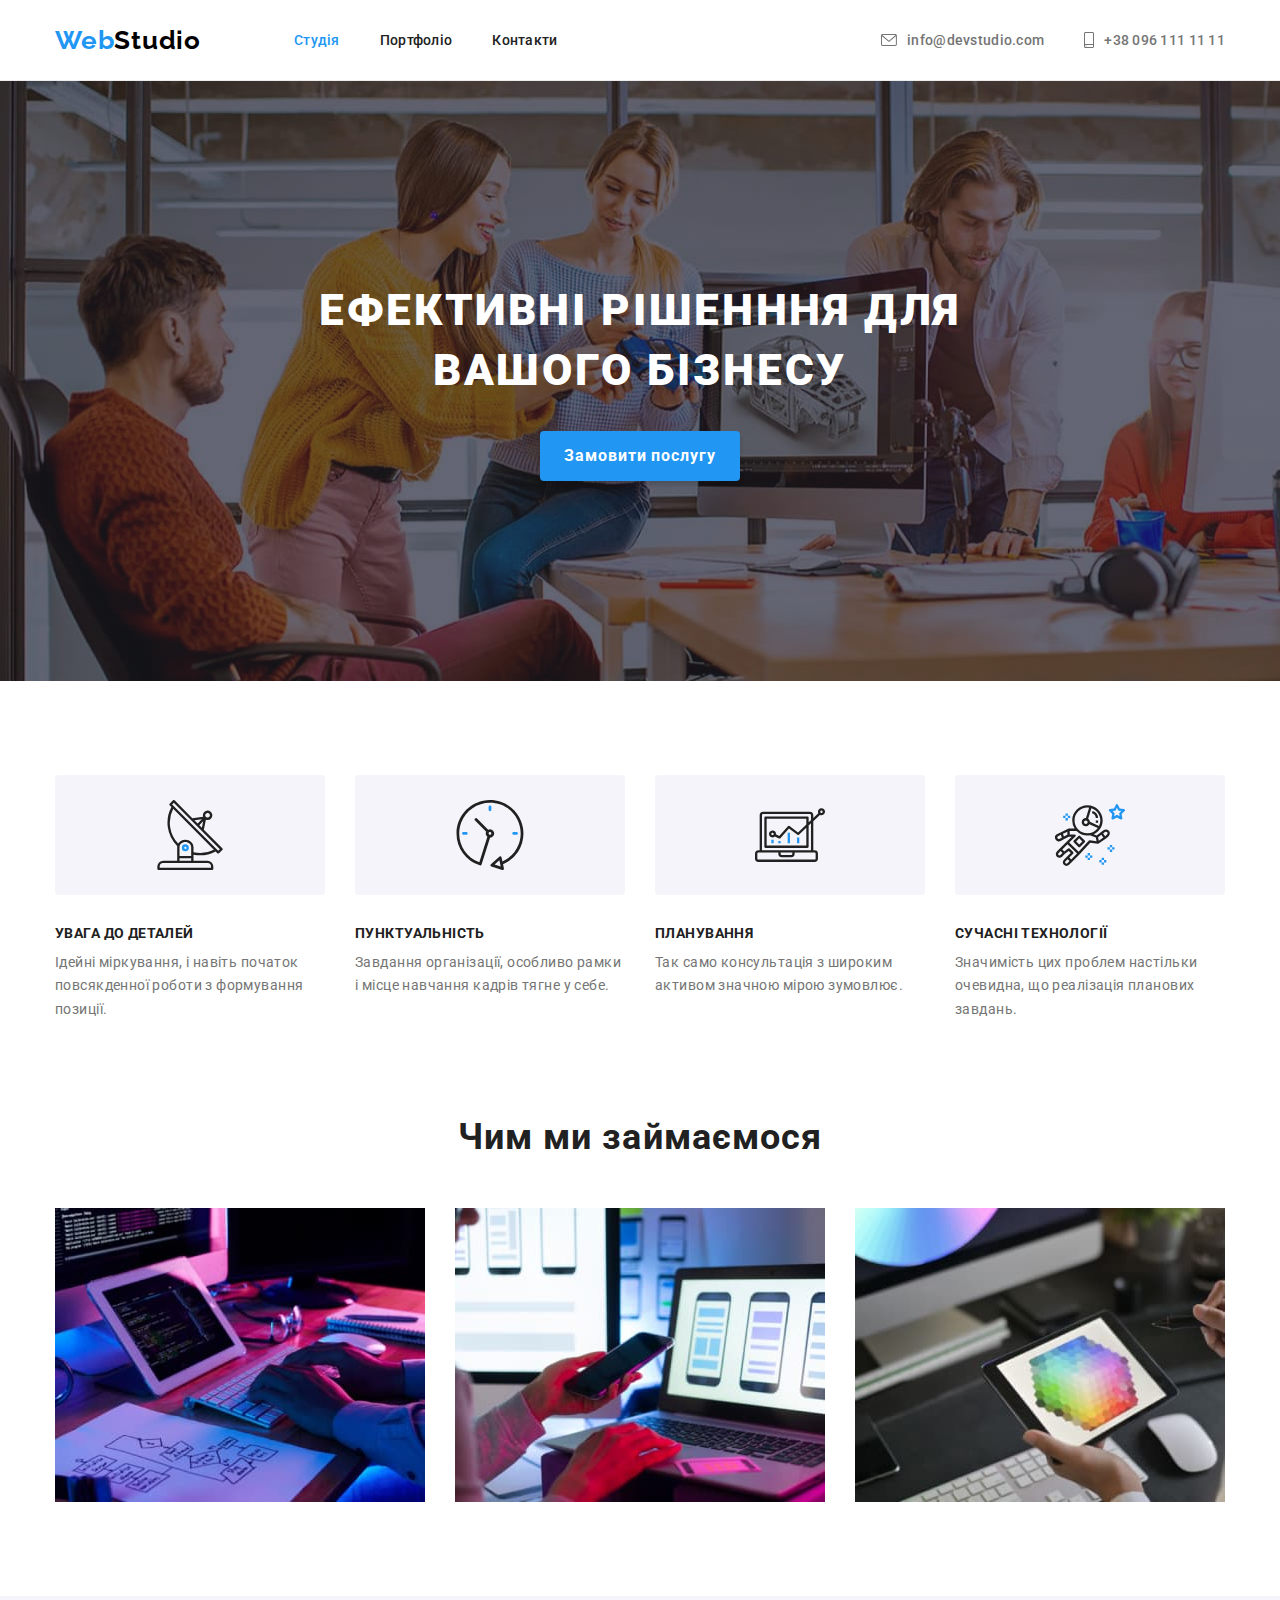
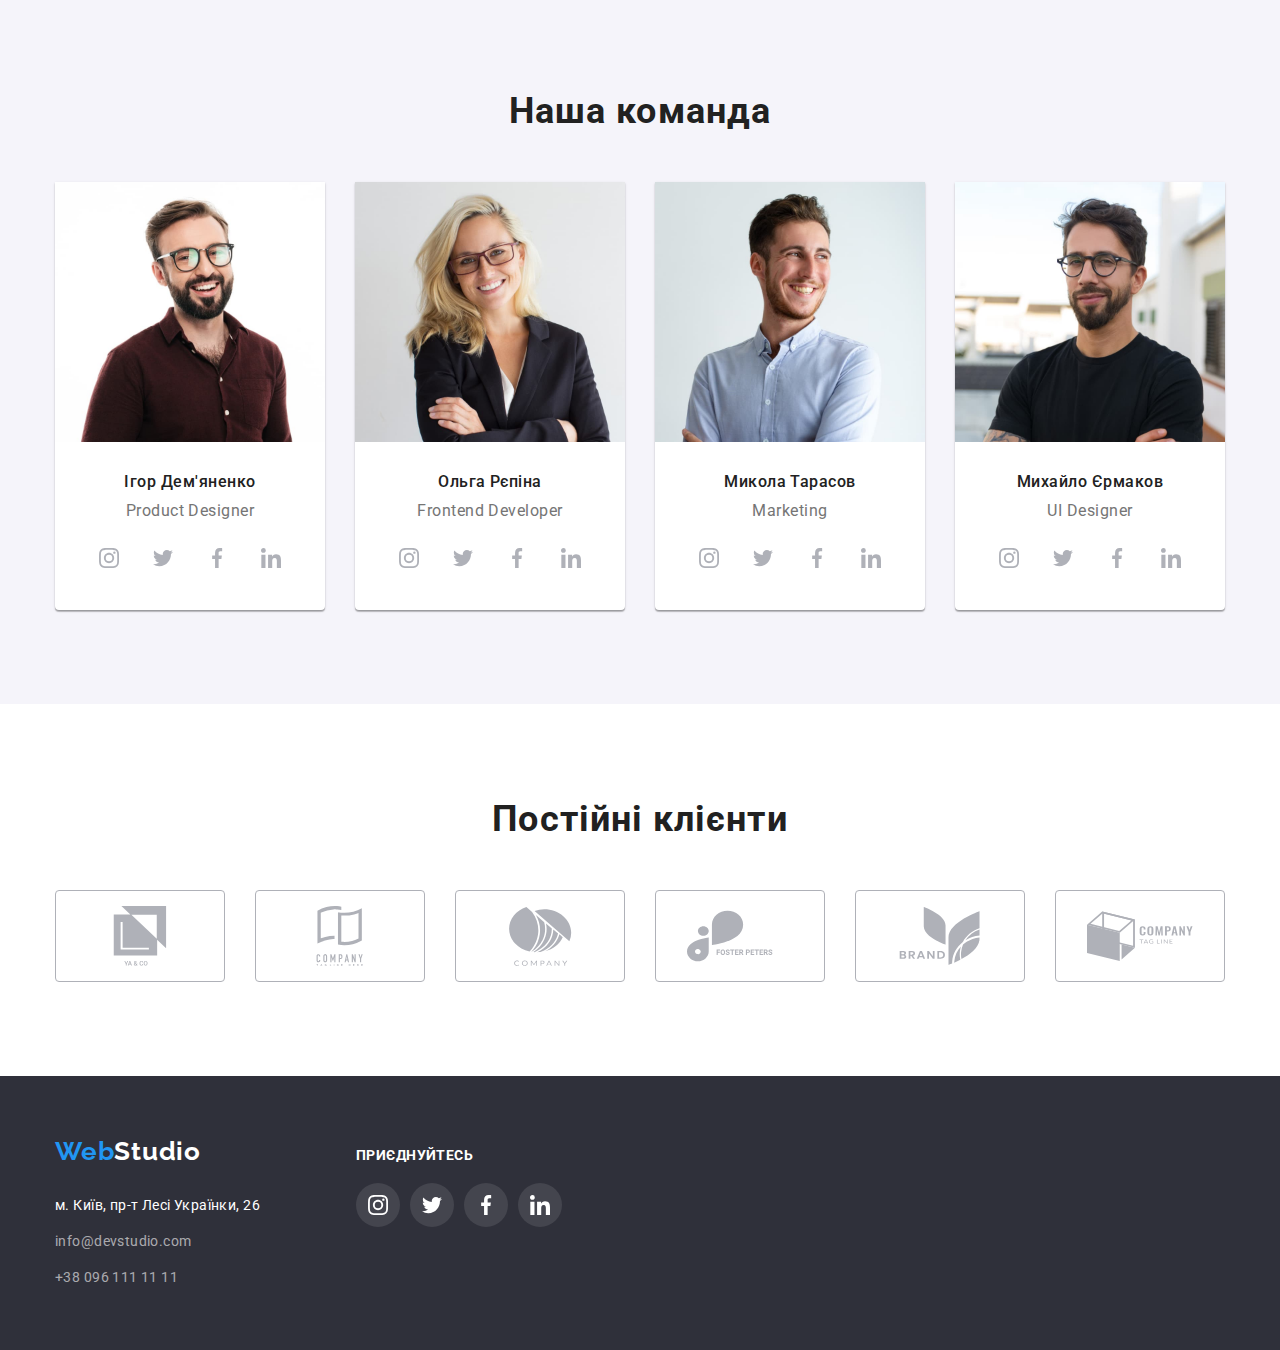
<file: index.html>
<!DOCTYPE html>
<html lang="uk">
  <head>
    <meta charset="UTF-8" />
    <meta name="viewport" content="width=device-width, initial-scale=1.0" />
    <link rel="preconnect" href="https://fonts.googleapis.com" />
    <link rel="preconnect" href="https://fonts.gstatic.com" crossorigin />
    <link
      href="https://fonts.googleapis.com/css2?family=Raleway:wght@700&display=swap"
      rel="stylesheet"
    />
    <link
      href="https://fonts.googleapis.com/css2?family=Raleway:wght@700&family=Roboto:wght@400;500;700;900&display=swap"
      rel="stylesheet"
    />
    <link
      rel="stylesheet"
      href="https://cdnjs.cloudflare.com/ajax/libs/modern-normalize/1.0.0/modern-normalize.min.css"
    />
    <link rel="stylesheet" href="./css/styles.css" />
    <title>WebStudio</title>
  </head>
  <body>
    <header class="header">
      <div class="container flex">
        <nav class="flex">
          <a class="link logo" href="./index.html"
            >Web<span class="header-accent">Studio</span></a
          >
          <ul class="flex">
            <li class="item">
              <a class="link header-link current" href="./index.html">Студія</a>
            </li>
            <li class="item">
              <a class="link header-link" href="./portfolio.html">Портфоліо</a>
            </li>
            <li class="item">
              <a class="link header-link" href="#">Контакти</a>
            </li>
          </ul>
        </nav>
        <ul class="flex">
          <li class="item flex">
            <a class="link contacts-link" href="mailto:info@devstudio.com">
              <svg class="header-icon" width="16" height="12">
                <use href="./images/icons.svg#icon-envelope"></use>
              </svg>
              info@devstudio.com
            </a>
          </li>
          <li class="item">
            <a class="link contacts-link" href="tel:+380961111111">
              <svg class="header-icon" width="10" height="16">
                <use href="./images/icons.svg#icon-smartphone"></use>
              </svg>
              +38 096 111 11 11
            </a>
          </li>
        </ul>
      </div>
    </header>
    <main>
      <section class="section hero-section">
        <div class="container">
          <h1 class="hero-title">Ефективні рішенння для вашого бізнесу</h1>
          <button class="button" type="button">Замовити послугу</button>
        </div>
      </section>
      <section class="section">
        <div class="container">
          <h2 class="visually-hidden">Наші переваги</h2>
          <ul class="adv-ul">
            <li>
              <div class="adv-svg-thumb">
                <svg class="adv-svg">
                  <use href="./images/icons.svg#icon-antenna"></use>
                </svg>
              </div>
              <h3 class="advantage-title">Увага до деталей</h3>
              <p class="advantage-text">
                Ідейні міркування, і навіть початок повсякденної роботи з
                формування позиції.
              </p>
            </li>
            <li>
              <div class="adv-svg-thumb">
                <svg class="adv-svg">
                  <use href="./images/icons.svg#icon-clock"></use>
                </svg>
              </div>
              <h3 class="advantage-title">Пунктуальність</h3>
              <p class="advantage-text">
                Завдання організації, особливо рамки і місце навчання кадрів
                тягне у себе.
              </p>
            </li>
            <li>
              <div class="adv-svg-thumb">
                <svg class="adv-svg">
                  <use href="./images/icons.svg#icon-diagram"></use>
                </svg>
              </div>
              <h3 class="advantage-title">Планування</h3>
              <p class="advantage-text">
                Так само консультація з широким активом значною мірою зумовлює.
              </p>
            </li>
            <li>
              <div class="adv-svg-thumb">
                <svg class="adv-svg">
                  <use href="./images/icons.svg#icon-astronaut"></use>
                </svg>
              </div>
              <h3 class="advantage-title">Сучасні технології</h3>
              <p class="advantage-text">
                Значимість цих проблем настільки очевидна, що реалізація
                планових завдань.
              </p>
            </li>
          </ul>
        </div>
      </section>
      <section class="section">
        <div class="container">
          <h2 class="tasks-title">Чим ми займаємося</h2>
          <ul class="tasks-ul">
            <li>
              <img src="./images/coding.jpg" alt="Кодування" width="370" />
            </li>
            <li>
              <img src="./images/testing.jpg" alt="Тестувавння" width="370" />
            </li>
            <li>
              <img src="./images/designing.jpg" alt="Дизайн" width="370" />
            </li>
          </ul>
        </div>
      </section>
      <section class="section team-section">
        <div class="container">
          <h2 class="team-title">Наша команда</h2>
          <ul class="team-ul">
            <li class="shadow">
              <img src="./images/igor.jpg" alt="Ігор Дем'яненко" width="270" />
              <div class="team-member-container">
                <h3 class="team-member-name">Ігор Дем'яненко</h3>
                <p class="team-member-pose">Product Designer</p>
                <ul class="socials-list">
                  <li>
                    <a class="team-social-link" href="#">
                      <svg class="svg-social">
                        <use href="./images/icons.svg#icon-instagram"></use>
                      </svg>
                    </a>
                  </li>
                  <li>
                    <a class="team-social-link" href="#">
                      <svg class="svg-social">
                        <use href="./images/icons.svg#icon-twitter"></use>
                      </svg>
                    </a>
                  </li>
                  <li>
                    <a class="team-social-link" href="#">
                      <svg class="svg-social">
                        <use href="./images/icons.svg#icon-facebook"></use>
                      </svg>
                    </a>
                  </li>
                  <li>
                    <a class="team-social-link" href="#">
                      <svg class="svg-social">
                        <use href="./images/icons.svg#icon-linkedin"></use>
                      </svg>
                    </a>
                  </li>
                </ul>
              </div>
            </li>
            <li class="shadow">
              <img src="./images/olga.jpg" alt="Ольга Рєпіна" width="270" />
              <div class="team-member-container">
                <h3 class="team-member-name">Ольга Рєпіна</h3>
                <p class="team-member-pose">Frontend Developer</p>
                <ul class="socials-list">
                  <li>
                    <a class="team-social-link" href="#">
                      <svg class="svg-social">
                        <use href="./images/icons.svg#icon-instagram"></use>
                      </svg>
                    </a>
                  </li>
                  <li>
                    <a class="team-social-link" href="#">
                      <svg class="svg-social">
                        <use href="./images/icons.svg#icon-twitter"></use>
                      </svg>
                    </a>
                  </li>
                  <li>
                    <a class="team-social-link" href="#">
                      <svg class="svg-social">
                        <use href="./images/icons.svg#icon-facebook"></use>
                      </svg>
                    </a>
                  </li>
                  <li>
                    <a class="team-social-link" href="#">
                      <svg class="svg-social">
                        <use href="./images/icons.svg#icon-linkedin"></use>
                      </svg>
                    </a>
                  </li>
                </ul>
              </div>
            </li>
            <li class="shadow">
              <img src="./images/mike.jpg" alt="Микола Тарасов" width="270" />
              <div class="team-member-container">
                <h3 class="team-member-name">Микола Тарасов</h3>
                <p class="team-member-pose">Marketing</p>
                <ul class="socials-list">
                  <li>
                    <a class="team-social-link" href="#">
                      <svg class="svg-social">
                        <use href="./images/icons.svg#icon-instagram"></use>
                      </svg>
                    </a>
                  </li>
                  <li>
                    <a class="team-social-link" href="#">
                      <svg class="svg-social">
                        <use href="./images/icons.svg#icon-twitter"></use>
                      </svg>
                    </a>
                  </li>
                  <li>
                    <a class="team-social-link" href="#">
                      <svg class="svg-social">
                        <use href="./images/icons.svg#icon-facebook"></use>
                      </svg>
                    </a>
                  </li>
                  <li>
                    <a class="team-social-link" href="#">
                      <svg class="svg-social">
                        <use href="./images/icons.svg#icon-linkedin"></use>
                      </svg>
                    </a>
                  </li>
                </ul>
              </div>
            </li>
            <li class="shadow">
              <img
                src="./images/michael.jpg"
                alt="Михайло Єрмаков"
                width="270"
              />
              <div class="team-member-container">
                <h3 class="team-member-name">Михайло Єрмаков</h3>
                <p class="team-member-pose">UI Designer</p>
                <ul class="socials-list">
                  <li>
                    <a class="team-social-link" href="#">
                      <svg class="svg-social">
                        <use href="./images/icons.svg#icon-instagram"></use>
                      </svg>
                    </a>
                  </li>
                  <li>
                    <a class="team-social-link" href="#">
                      <svg class="svg-social">
                        <use href="./images/icons.svg#icon-twitter"></use>
                      </svg>
                    </a>
                  </li>
                  <li>
                    <a class="team-social-link" href="#">
                      <svg class="svg-social">
                        <use href="./images/icons.svg#icon-facebook"></use>
                      </svg>
                    </a>
                  </li>
                  <li>
                    <a class="team-social-link" href="#">
                      <svg class="svg-social">
                        <use href="./images/icons.svg#icon-linkedin"></use>
                      </svg>
                    </a>
                  </li>
                </ul>
              </div>
            </li>
          </ul>
        </div>
      </section>
      <section class="section">
        <div class="container">
          <h2 class="tasks-title">Постійні клієнти</h2>
          <ul class="clients-list">
            <li>
              <a class="client-link" href="">
                <svg class="client-svg">
                  <use href="./images/icons.svg#icon-company-1"></use>
                </svg>
              </a>
            </li>
            <li>
              <a class="client-link" href="">
                <svg class="client-svg">
                  <use href="./images/icons.svg#icon-company-2"></use>
                </svg>
              </a>
            </li>
            <li>
              <a class="client-link" href="">
                <svg class="client-svg">
                  <use href="./images/icons.svg#icon-company-3"></use>
                </svg>
              </a>
            </li>
            <li>
              <a class="client-link" href="">
                <svg class="client-svg">
                  <use href="./images/icons.svg#icon-company-4"></use>
                </svg>
              </a>
            </li>
            <li>
              <a class="client-link" href="">
                <svg class="client-svg">
                  <use href="./images/icons.svg#icon-company-5"></use>
                </svg>
              </a>
            </li>
            <li>
              <a class="client-link" href="">
                <svg class="client-svg">
                  <use href="./images/icons.svg#icon-company-6"></use>
                </svg>
              </a>
            </li>
          </ul>
        </div>
      </section>
    </main>
    <footer class="footer">
      <div class="container">
        <div class="address-container">
          <a class="link logo" href="./index.html"
            >Web<span class="footer-accent">Studio</span></a
          >
          <address>
            <ul>
              <li>
                <a
                  class="link address_link"
                  href="https://goo.gl/maps/rApDGopZvRSZXnWv6"
                  target="_blank"
                  rel="noopener noreferrer nofollow"
                  >м. Київ, пр-т Лесі Українки, 26</a
                >
              </li>
              <li>
                <a
                  class="link footer-contact-link"
                  href="mailto:info@devstudio.com"
                  >info@devstudio.com</a
                >
              </li>
              <li>
                <a class="link footer-contact-link" href="tel:+380961111111"
                  >+38 096 111 11 11</a
                >
              </li>
            </ul>
          </address>
        </div>
        <div>
          <p class="follow-title">приєднуйтесь</p>
          <ul class="socials-list">
            <li>
              <a class="follow-social-link" href="#">
                <svg class="svg-social">
                  <use href="./images/icons.svg#icon-instagram"></use>
                </svg>
              </a>
            </li>
            <li>
              <a class="follow-social-link" href="#">
                <svg class="svg-social">
                  <use href="./images/icons.svg#icon-twitter"></use>
                </svg>
              </a>
            </li>
            <li>
              <a class="follow-social-link" href="#">
                <svg class="svg-social">
                  <use href="./images/icons.svg#icon-facebook"></use>
                </svg>
              </a>
            </li>
            <li>
              <a class="follow-social-link" href="#">
                <svg class="svg-social">
                  <use href="./images/icons.svg#icon-linkedin"></use>
                </svg>
              </a>
            </li>
          </ul>
        </div>
      </div>
    </footer>
  </body>
</html>
</file>
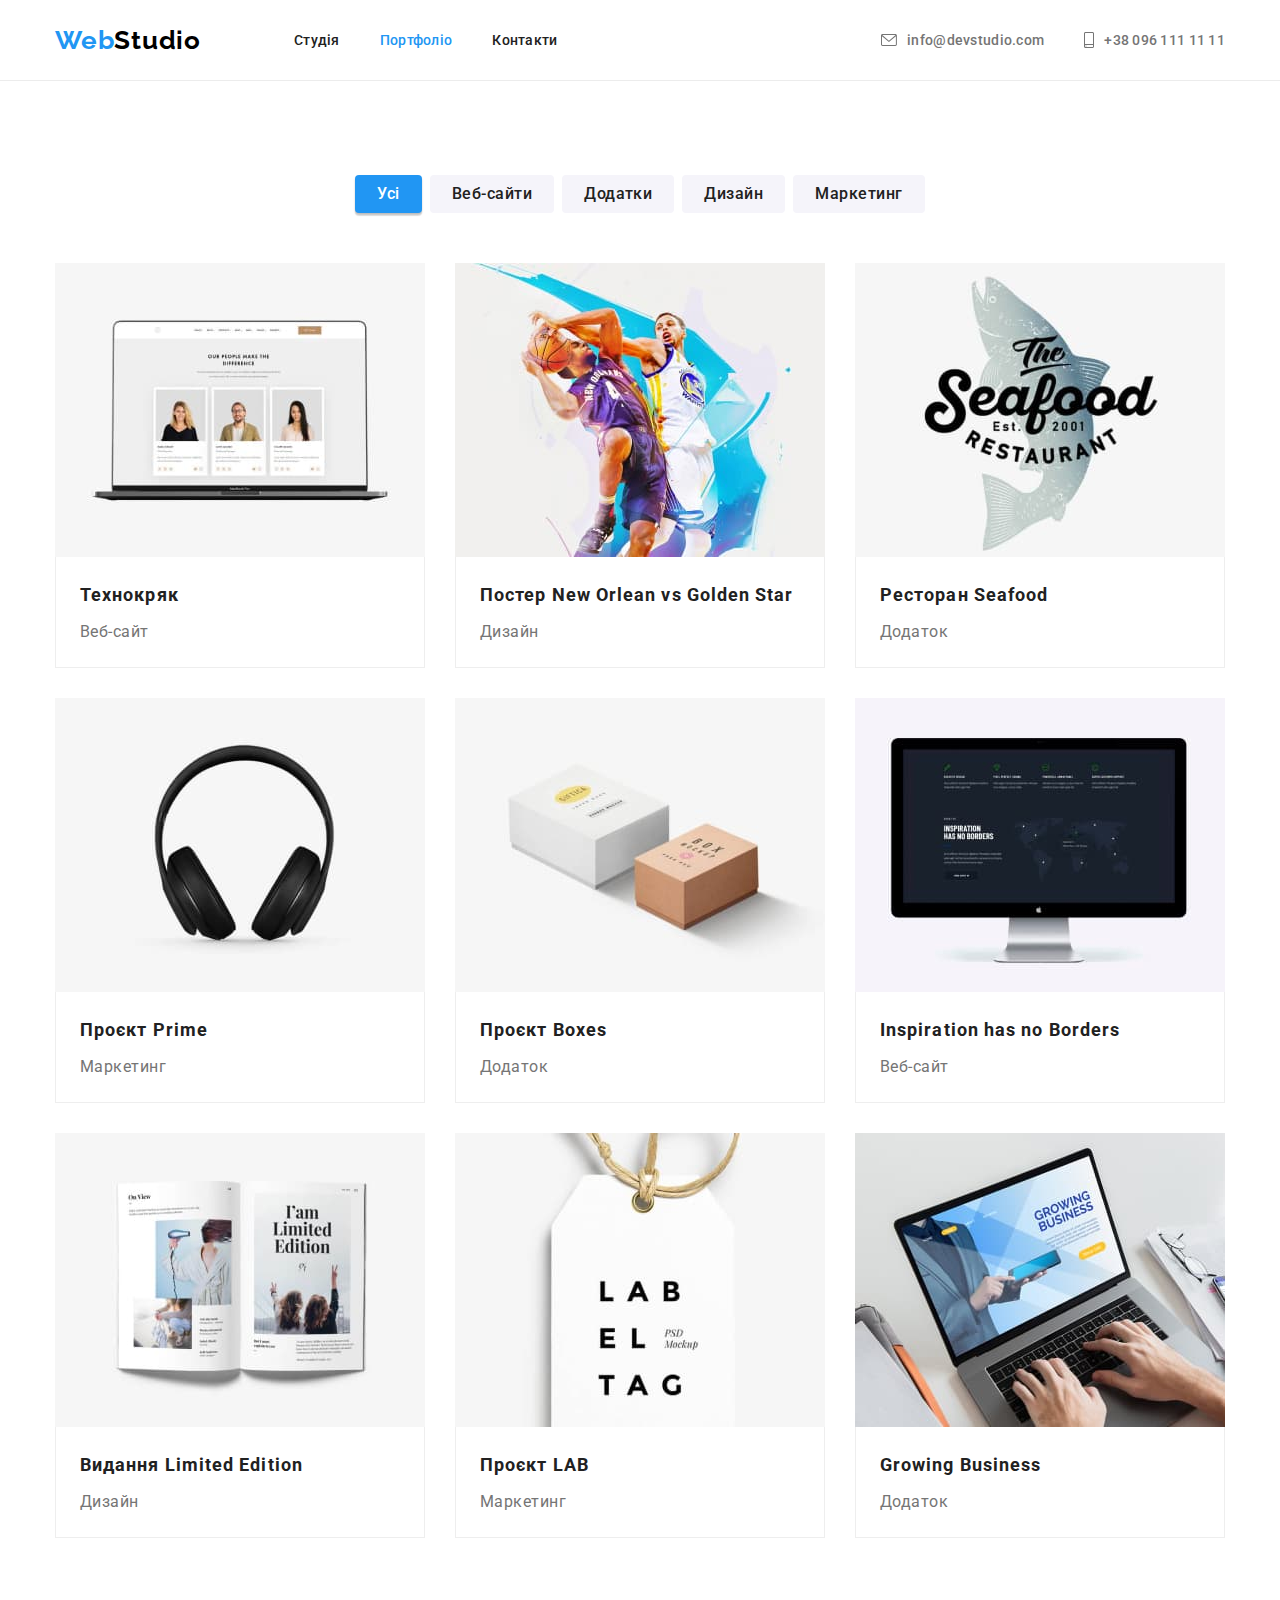
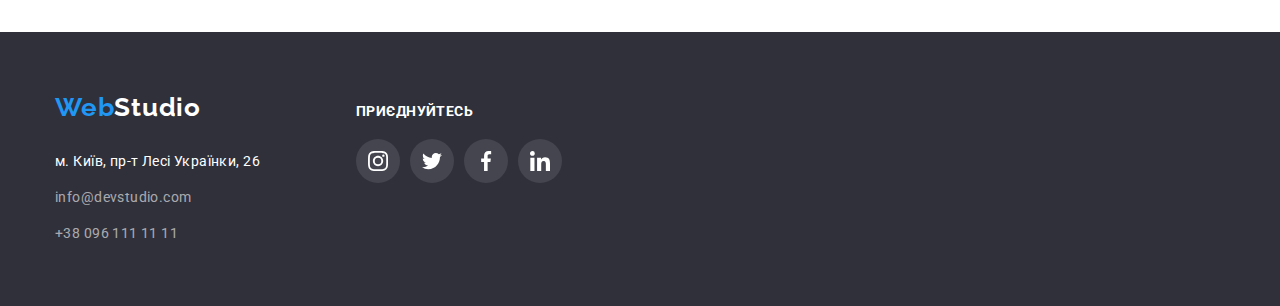
<file: portfolio.html>
<!DOCTYPE html>
<html lang="uk">
  <head>
    <meta charset="UTF-8" />
    <meta name="viewport" content="width=device-width, initial-scale=1.0" />
    <link rel="preconnect" href="https://fonts.googleapis.com" />
    <link rel="preconnect" href="https://fonts.gstatic.com" crossorigin />
    <link
      href="https://fonts.googleapis.com/css2?family=Raleway:wght@700&display=swap"
      rel="stylesheet"
    />
    <link
      href="https://fonts.googleapis.com/css2?family=Raleway:wght@700&family=Roboto:wght@400;500;700;900&display=swap"
      rel="stylesheet"
    />
    <link
      rel="stylesheet"
      href="https://cdnjs.cloudflare.com/ajax/libs/modern-normalize/1.0.0/modern-normalize.min.css"
    />
    <link rel="stylesheet" href="./css/styles.css" />
    <title>WebStudio Portfolio</title>
  </head>
  <body>
    <header class="header">
      <div class="container flex">
        <nav class="flex">
          <a class="link logo" href="./index.html"
            >Web<span class="header-accent">Studio</span></a
          >
          <ul class="flex">
            <li class="item">
              <a class="link header-link" href="./index.html">Студія</a>
            </li>
            <li class="item">
              <a class="link header-link current" href="./portfolio.html"
                >Портфоліо</a
              >
            </li>
            <li class="item">
              <a class="link header-link" href="#">Контакти</a>
            </li>
          </ul>
        </nav>
        <ul class="flex">
          <li class="item flex">
            <a class="link contacts-link" href="mailto:info@devstudio.com">
              <svg class="header-icon" width="16" height="12">
                <use href="./images/icons.svg#icon-envelope"></use>
              </svg>
              info@devstudio.com
            </a>
          </li>
          <li class="item">
            <a class="link contacts-link" href="tel:+380961111111">
              <svg class="header-icon" width="10" height="16">
                <use href="./images/icons.svg#icon-smartphone"></use>
              </svg>
              +38 096 111 11 11
            </a>
          </li>
        </ul>
      </div>
    </header>
    <main>
      <section class="section">
        <div class="container">
          <h1 class="visually-hidden">Портфоліо</h1>
          <ul class="buttons-ul">
            <li>
              <button class="portfolio-button fst-btn" type="button">
                Усі
              </button>
            </li>
            <li>
              <button class="portfolio-button" type="button">Веб-сайти</button>
            </li>
            <li>
              <button class="portfolio-button" type="button">Додатки</button>
            </li>
            <li>
              <button class="portfolio-button" type="button">Дизайн</button>
            </li>
            <li>
              <button class="portfolio-button" type="button">Маркетинг</button>
            </li>
          </ul>
          <ul class="card-list">
            <li class="card-item">
              <a class="link" href="#">
                <img
                  src="./images/technocriack.jpg"
                  alt="Технокряк"
                  width="370"
                />
                <div class="card-text-container">
                  <h2 class="card-title">Технокряк</h2>
                  <p class="card-text">Веб-сайт</p>
                </div>
              </a>
            </li>
            <li class="card-item">
              <a class="link" href="#">
                <img
                  src="./images/new_orlean_poster.jpg"
                  alt="Постер New Orlean vs Golden Star"
                  width="370"
                />
                <div class="card-text-container">
                  <h2 class="card-title">Постер New Orlean vs Golden Star</h2>
                  <p class="card-text">Дизайн</p>
                </div>
              </a>
            </li>
            <li class="card-item">
              <a class="link" href="#">
                <img
                  src="./images/seafood_rest.jpg"
                  alt="Ресторан Seafood"
                  width="370"
                />
                <div class="card-text-container">
                  <h2 class="card-title">Ресторан Seafood</h2>
                  <p class="card-text">Додаток</p>
                </div>
              </a>
            </li>
            <li class="card-item">
              <a class="link" href="#">
                <img
                  src="./images/prime_project.jpg"
                  alt="Проєкт Prime"
                  width="370"
                />
                <div class="card-text-container">
                  <h2 class="card-title">Проєкт Prime</h2>
                  <p class="card-text">Маркетинг</p>
                </div>
              </a>
            </li>
            <li class="card-item">
              <a class="link" href="#">
                <img
                  src="./images/boxes_project.jpg"
                  alt="Проєкт Boxes"
                  width="370"
                />
                <div class="card-text-container">
                  <h2 class="card-title">Проєкт Boxes</h2>
                  <p class="card-text">Додаток</p>
                </div>
              </a>
            </li>
            <li class="card-item">
              <a class="link" href="#">
                <img
                  src="./images/inspiration.jpg"
                  alt="Inspiration has no Borders"
                  width="370"
                />
                <div class="card-text-container">
                  <h2 class="card-title">Inspiration has no Borders</h2>
                  <p class="card-text">Веб-сайт</p>
                </div>
              </a>
            </li>
            <li class="card-item">
              <a class="link" href="#">
                <img
                  src="./images/limited_edition.jpg"
                  alt="Видання Limited Edition"
                  width="370"
                />
                <div class="card-text-container">
                  <h2 class="card-title">Видання Limited Edition</h2>
                  <p class="card-text">Дизайн</p>
                </div>
              </a>
            </li>
            <li class="card-item">
              <a class="link" href="#">
                <img
                  src="./images/lab_project.jpg"
                  alt="Проєкт LAB"
                  width="370"
                />
                <div class="card-text-container">
                  <h2 class="card-title">Проєкт LAB</h2>
                  <p class="card-text">Маркетинг</p>
                </div>
              </a>
            </li>
            <li class="card-item">
              <a class="link" href="#">
                <img
                  src="./images/growing_business.jpg"
                  alt="Growing Business"
                  width="370"
                />
                <div class="card-text-container">
                  <h2 class="card-title">Growing Business</h2>
                  <p class="card-text">Додаток</p>
                </div>
              </a>
            </li>
          </ul>
        </div>
      </section>
    </main>
    <footer class="footer">
      <div class="container">
        <div class="address-container">
          <a class="link logo" href="./index.html"
            >Web<span class="footer-accent">Studio</span></a
          >
          <address>
            <ul>
              <li>
                <a
                  class="link address_link"
                  href="https://goo.gl/maps/rApDGopZvRSZXnWv6"
                  target="_blank"
                  rel="noopener noreferrer nofollow"
                  >м. Київ, пр-т Лесі Українки, 26</a
                >
              </li>
              <li>
                <a
                  class="link footer-contact-link"
                  href="mailto:info@devstudio.com"
                  >info@devstudio.com</a
                >
              </li>
              <li>
                <a class="link footer-contact-link" href="tel:+380961111111"
                  >+38 096 111 11 11</a
                >
              </li>
            </ul>
          </address>
        </div>
        <div>
          <p class="follow-title">приєднуйтесь</p>
          <ul class="socials-list">
            <li>
              <a class="follow-social-link" href="#">
                <svg class="svg-social">
                  <use href="./images/icons.svg#icon-instagram"></use>
                </svg>
              </a>
            </li>
            <li>
              <a class="follow-social-link" href="#">
                <svg class="svg-social">
                  <use href="./images/icons.svg#icon-twitter"></use>
                </svg>
              </a>
            </li>
            <li>
              <a class="follow-social-link" href="#">
                <svg class="svg-social">
                  <use href="./images/icons.svg#icon-facebook"></use>
                </svg>
              </a>
            </li>
            <li>
              <a class="follow-social-link" href="#">
                <svg class="svg-social">
                  <use href="./images/icons.svg#icon-linkedin"></use>
                </svg>
              </a>
            </li>
          </ul>
        </div>
      </div>
    </footer>
  </body>
</html>
</file>
<file: css/styles.css>
:root {
  --color-brand: #2196f3;
  --color-primary: #212121;
  --color-secondary: #757575;
  --color-white: #fff;
  --color-black: #000;
  --color-gray-bg: #2f303a;
  --color-bg-team: #f5f4fa;
  --color-footer-link: rgba(255, 255, 255, 0.6);
  --color-border: #eee;
  --color-header-bottom-border: #ececec;
  --color-button-active: #188ce8;
  --color-hero-bg: #c4c4c4;
  --color-social-icon: #afb1b8;
}
body {
  font-family: 'Roboto', sans-serif;
  font-size: 14px;
  font-weight: 400;
  color: var(--color-primary);
  margin: 0;
}
.container {
  width: 1200px;
  padding-left: 15px;
  padding-right: 15px;
  margin: 0 auto;
}

h1,
h2,
h3,
p {
  margin: 0;
}
ul {
  list-style-type: none;
  padding: 0;
  margin: 0;
}
nav .item + .item {
  margin-left: 50px;
}
ul > .item + .item {
  margin-left: 40px;
}
.link {
  text-decoration: none;
}
.logo {
  font-family: 'Raleway', sans-serif;
  color: var(--color-brand);
  font-weight: 700;
  font-size: 26px;
  line-height: 1.17;
  letter-spacing: 0.78px;
}
.logo .header-accent {
  color: var(--color-black);
}
.logo .footer-accent {
  color: var(--color-white);
}

.header {
  background-color: var(--color-white);
  border-bottom: 1px solid var(--color-header-bottom-border);
}
.header .logo {
  margin-right: 93px;
  align-self: center;
}
.flex {
  display: flex;
}
.header-link {
  letter-spacing: 0.28px;
  font-weight: 500;
  line-height: normal;
  color: var(--color-primary);

  display: inline-block;
  padding-top: 32px;
  padding-bottom: 32px;
}
.header-link:hover,
.contacts-link:hover,
.header-link:focus,
.contacts-link:focus,
.footer-contact-link:focus,
.footer-contact-link:hover,
.address_link:hover,
.address_link:focus,
.header-link.current {
  color: var(--color-brand);
}
.contacts-link {
  color: var(--color-secondary);
  letter-spacing: 0.28px;
  font-weight: 500;
  line-height: 1.17;

  display: flex;
  align-items: center;
}
.header-icon {
  margin-right: 10px;
  fill: currentColor;
}
nav + ul {
  margin-left: auto;
  align-items: center;
}
.section {
  padding-top: 94px;
  padding-bottom: 94px;
}
.hero-section {
  background-image: linear-gradient(
      rgba(47, 48, 58, 0.4),
      rgba(47, 48, 58, 0.4)
    ),
    url(../images/bg-hero.jpg);

  background-color: var(--color-hero-bg);
  text-align: center;
  padding-top: 200px;
  padding-bottom: 200px;
  max-width: 1600px;
  margin-left: auto;
  margin-right: auto;
}

.hero-title {
  color: var(--color-white);
  font-weight: 900;
  font-size: 44px;
  line-height: 1.36;
  letter-spacing: 2.64px;
  text-transform: uppercase;

  max-width: 696px;
  margin-left: auto;
  margin-right: auto;
  margin-bottom: 30px;
}
.button {
  background-color: var(--color-brand);
  color: var(--color-white);
  border: none;
  border-radius: 4px;
  line-height: 1.875;
  font-family: 'Roboto', sans-serif;
  font-size: 16px;
  font-weight: 700;
  letter-spacing: 0.96px;
  box-shadow: 0px 4px 4px 0px rgba(0, 0, 0, 0.15);
  cursor: pointer;

  padding: 10px 24px;
}
.button:active {
  background-color: var(--color-button-active);
}
.visually-hidden {
  position: absolute;
  width: 1px;
  height: 1px;
  margin: -1px;
  border: 0;
  padding: 0;

  white-space: nowrap;
  clip-path: inset(100%);
  clip: rect(0 0 0 0);
  overflow: hidden;
}

.adv-ul {
  display: flex;
  gap: 30px;
}
.adv-ul > li {
  flex-basis: 270px;
}
.hero-section + .section {
  padding-bottom: 0;
}
.adv-svg-thumb {
  /* padding: 25px 100px; */
  width: 270px;
  height: 120px;
  display: flex;
  justify-content: center;
  align-items: center;

  margin-bottom: 30px;
  background-color: var(--color-bg-team);
  border-radius: 4px;
}
.adv-svg {
  width: 70px;
  height: 70px;
}
.advantage-title {
  color: var(--color-primary);
  font-weight: 700;
  font-size: 14px;
  line-height: normal;
  letter-spacing: 0.42px;
  text-transform: uppercase;

  margin-bottom: 10px;
}
.advantage-text {
  color: var(--color-secondary);
  letter-spacing: 0.42px;
  line-height: 1.7;
}
img {
  display: block;
}
.tasks-title {
  text-align: center;
  font-size: 36px;
  font-weight: 700;
  line-height: normal;
  letter-spacing: 1.08px;

  margin-bottom: 50px;
}
.tasks-ul {
  display: flex;
  gap: 30px;
}
.team-section {
  background-color: var(--color-bg-team);
}
.team-title {
  text-align: center;
  font-size: 36px;
  font-weight: 700;
  line-height: normal;
  letter-spacing: 1.08px;

  margin-bottom: 50px;
}
.team-ul {
  display: flex;
  gap: 30px;
}
.shadow {
  border-radius: 0px 0px 4px 4px;
  background-color: var(--color-white);
  box-shadow: 0px 2px 1px 0px rgba(0, 0, 0, 0.2),
    0px 1px 1px 0px rgba(0, 0, 0, 0.14), 0px 1px 3px 0px rgba(0, 0, 0, 0.12);
}
.team-member-container {
  padding: 30px 32px;
  text-align: center;
}
.team-member-name {
  font-size: 16px;
  font-weight: 500;
  line-height: normal;
  letter-spacing: 0.48px;

  margin-bottom: 10px;
}
.team-member-pose {
  color: var(--color-secondary);
  font-size: 16px;
  line-height: normal;
  letter-spacing: 0.48px;
  margin-bottom: 16px;
}
.socials-list {
  display: flex;
  gap: 10px;
}
.team-social-link {
  border-radius: 50%;
  /* padding: 12px; */
  width: 44px;
  height: 44px;
  display: flex;
  justify-content: center;
  align-items: center;

  color: var(--color-social-icon);
}
.team-social-link:hover,
.team-social-link:focus {
  background-color: var(--color-brand);
  color: var(--color-white);
}
.svg-social {
  width: 20px;
  height: 20px;
  fill: currentColor;
  display: block;
}
.clients-list {
  display: flex;
  gap: 30px;
}
.client-link {
  /* padding: 16px 32px; */
  width: 170px;
  height: 92px;
  display: flex;
  justify-content: center;
  align-items: center;
  border-radius: 4px;
  border: 1px solid var(--color-social-icon);
  color: var(--color-social-icon);
}
.client-link:hover,
.client-link:focus {
  border-color: var(--color-brand);
  color: var(--color-brand);
}
.client-svg {
  width: 106px;
  height: 60px;
  display: block;
  fill: currentColor;
}

.footer {
  background-color: var(--color-gray-bg);
  padding: 60px 0;
}
.address_link {
  color: var(--color-white);
  font-style: normal;
  line-height: 1.71;
  letter-spacing: 0.42px;
}
.footer-contact-link {
  font-style: normal;
  color: var(--color-footer-link);
  line-height: 1.714;
  letter-spacing: 0.42px;
}
.footer address {
  margin-top: 28px;
}
address li + li {
  margin-top: 12px;
}
.follow-title {
  color: var(--color-white);
  font-weight: 700;
  line-height: normal;
  letter-spacing: 0.42px;
  text-transform: uppercase;

  margin-bottom: 20px;
}
.follow-social-link {
  border-radius: 50%;
  /* padding: 12px; */
  width: 44px;
  height: 44px;
  display: flex;
  justify-content: center;
  align-items: center;

  color: var(--color-white);
  background-color: rgba(255, 255, 255, 0.1);
}
.follow-social-link:hover,
.follow-social-link:focus {
  background-color: var(--color-brand);
}
.footer > .container {
  display: flex;
  align-items: baseline;
}
.address-container {
  width: 231px;
  margin-right: 70px;
}
.portfolio-button {
  border: none;
  color: var(--color-primary);
  text-align: center;
  font-family: Roboto;
  font-size: 16px;
  font-weight: 500;
  line-height: 1.625;
  letter-spacing: 0.48px;
  border-radius: 4px;
  background-color: var(--color-bg-team);
  cursor: pointer;

  padding: 6px 22px;
}
.buttons-ul {
  display: flex;
  gap: 8px;
  justify-content: center;

  margin-bottom: 50px;
}
.fst-btn,
.portfolio-button:hover,
.portfolio-button:focus {
  color: var(--color-white);
  background-color: var(--color-brand);
  box-shadow: 0px 2px 2px 0px rgba(0, 0, 0, 0.12),
    0px 1px 2px 0px rgba(0, 0, 0, 0.08), 0px 3px 1px 0px rgba(0, 0, 0, 0.1);
}
.card-text-container {
  padding: 20px 24px;
  border-bottom: 1px solid var(--color-border);
  border-left: 1px solid var(--color-border);
  border-right: 1px solid var(--color-border);
}
.card-title {
  color: var(--color-primary);
  font-size: 18px;
  font-weight: 700;
  line-height: 2;
  letter-spacing: 1.08px;
  margin-bottom: 4px;
}
.card-text {
  color: var(--color-secondary);
  font-size: 16px;
  line-height: 1.875;
  letter-spacing: 0.48px;
}
.card-list {
  display: flex;
  flex-wrap: wrap;
  gap: 30px;
}
.card-item {
  flex-basis: calc((100% - 60px) / 3);
  background-color: var(--color-white);
}
.card-item > .link {
  display: block;
}
.card-item > .link:hover,
.card-item > .link:focus {
  box-shadow: 1px 4px 6px 0px rgba(0, 0, 0, 0.16),
    0px 4px 4px 0px rgba(0, 0, 0, 0.06), 0px 1px 1px 0px rgba(0, 0, 0, 0.12);
}
</file>
